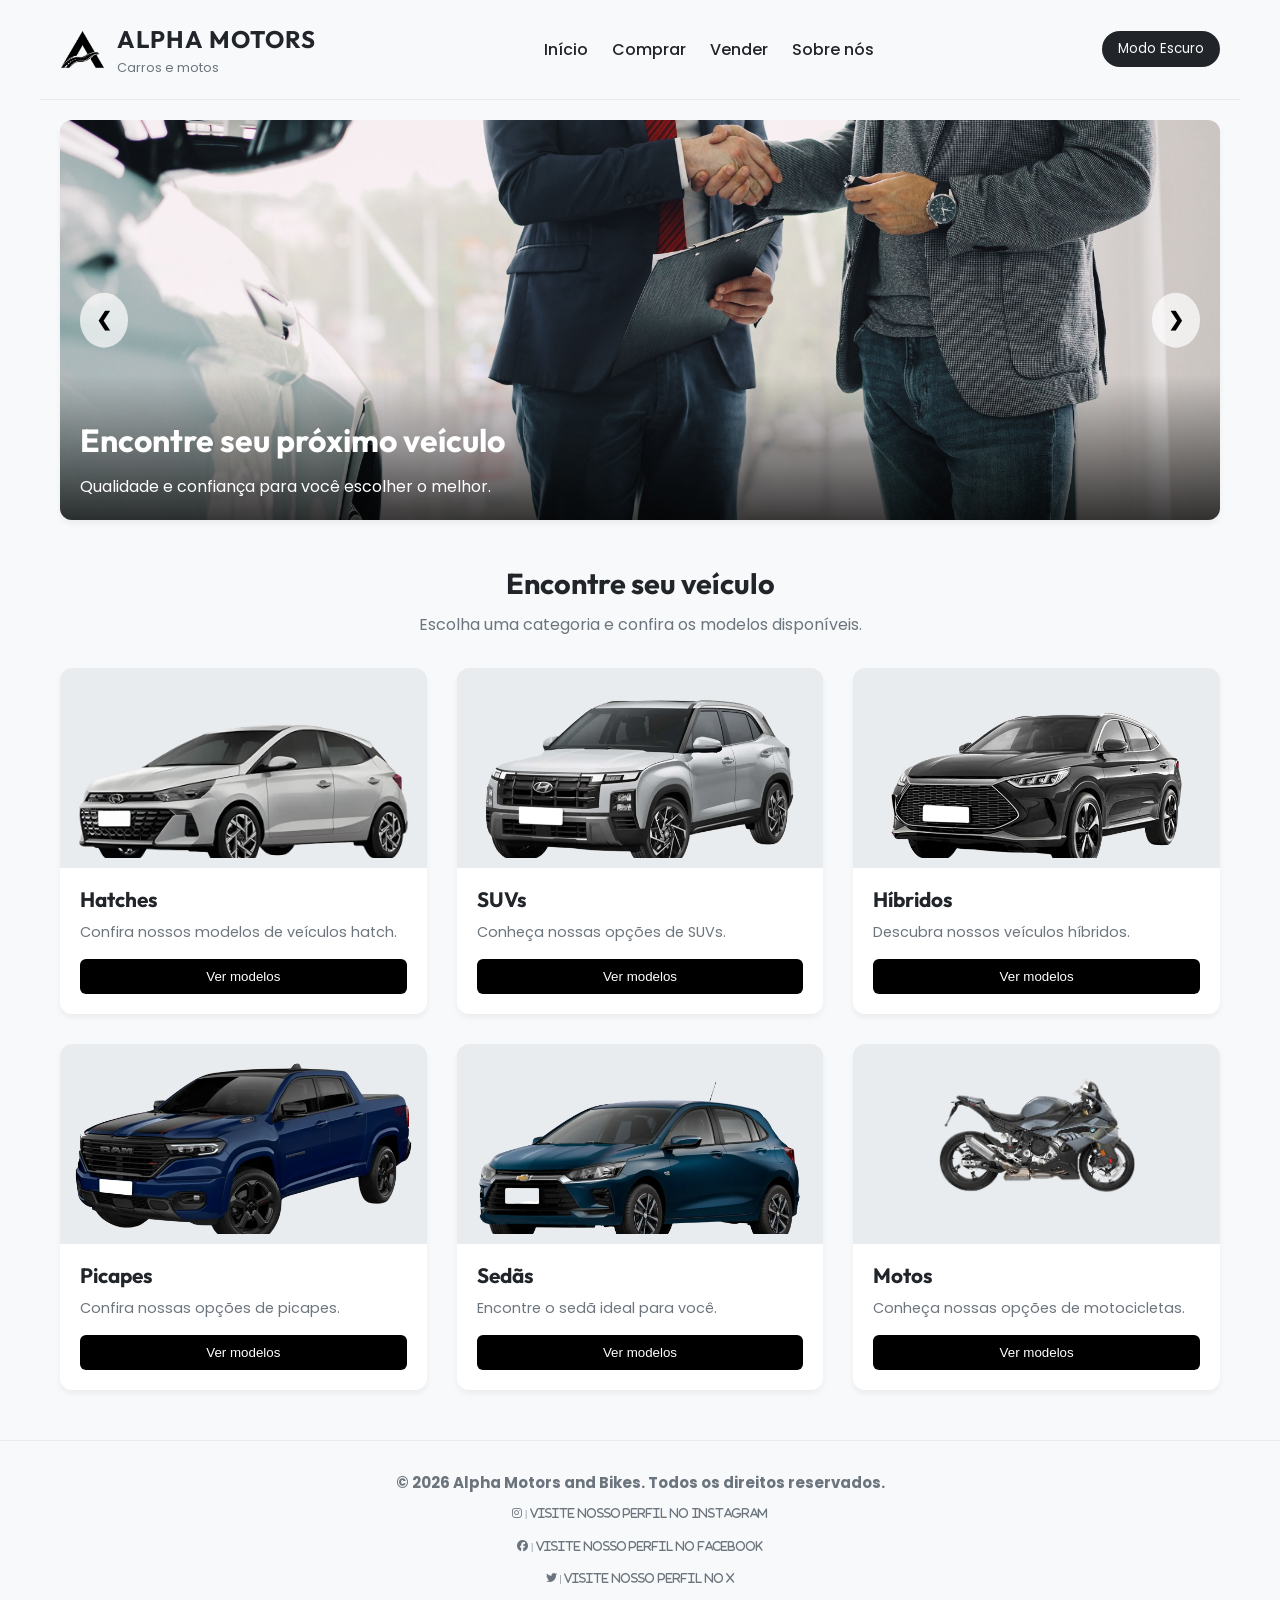
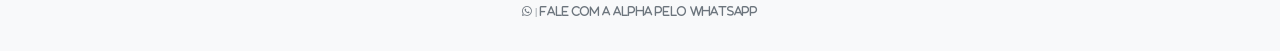
<file: index.html>
<!doctype html>
<html lang="pt-BR">
  <head>
    <meta charset="UTF-8" />
    <meta name="viewport" content="width=device-width, initial-scale=1.0" />

    <title>Alpha | Motors and Bikes</title>

    <link rel="icon" type="image/x-icon" href="assets/LOGO_AMB-04.png" />

    <link rel="preconnect" href="https://fonts.googleapis.com" />
    <link rel="preconnect" href="https://fonts.gstatic.com" crossorigin />
    <link
      href="https://fonts.googleapis.com/css2?family=Outfit:wght@400;500;700&family=Poppins:wght@400;500;600;700&display=swap"
      rel="stylesheet"
    />

    <link
      rel="stylesheet"
      href="https://cdnjs.cloudflare.com/ajax/libs/font-awesome/6.4.0/css/all.min.css"
    />

    <link rel="stylesheet" href="css/style.css" />
  </head>

  <body>
    <header>
      <div class="logo">
        <img
          src="assets/LOGO_AMB-01.png"
          alt="Logo Alpha Motors"
          class="logo-img"
        />

        <div class="logo-titulo">
          <h2>Alpha Motors</h2>
          <p>Carros e motos</p>
        </div>
      </div>

      <nav class="menu">
        <ul class="lista">
          <li><a href="index.html" class="secoes">Início</a></li>
          <li><a href="#comprar" class="secoes">Comprar</a></li>
          <li><a href="venda.html" class="secoes">Vender</a></li>
          <li><a href="#rodape" class="secoes">Sobre nós</a></li>
        </ul>
      </nav>

      <button id="btn-dark">Modo Escuro</button>
    </header>

    <main>
      <section class="banners">
        <div class="slide">
          <img
            src="assets/compra.jpg"
            alt="Banner principal"
            class="banner-fotos"
          />

          <div class="conteudo">
            <h1 class="titulo-banner">Encontre seu próximo veículo</h1>
            <p>Qualidade e confiança para você escolher o melhor.</p>
          </div>
        </div>

        <div class="slide2">
          <img
            src="assets/venda.png"
            alt="Segundo banner"
            class="banner-fotos"
          />

          <div class="conteudo">
            <h1 class="titulo-banner">Seu próximo veículo está aqui</h1>
            <p>Confira nossas categorias e encontre seu modelo ideal.</p>
          </div>
        </div>

        <a class="anterior" onclick="mudarSlide(-1)">&#10094;</a>
        <a class="proximo" onclick="mudarSlide(1)">&#10095;</a>
      </section>

      <section id="comprar">
        <div class="carrosTitulos">
          <h2>Encontre seu veículo</h2>
          <p>Escolha uma categoria e confira os modelos disponíveis.</p>
        </div>

        <div class="carros">
          <div class="card">
            <img src="assets/carros/hb20.png" alt="Hatches" class="img-carros" />
            <h3>Hatches</h3>
            <p>Confira nossos modelos de veículos hatch.</p>
            <button><a href="hatches.html">Ver modelos</a></button>
          </div>

          <div class="card">
            <img src="assets/carros/creta.png" alt="SUVs" class="img-carros" />
            <h3>SUVs</h3>
            <p>Conheça nossas opções de SUVs.</p>
            <button><a href="suv.html">Ver modelos</a></button>
          </div>

          <div class="card">
            <img src="assets/carros/plus.png" alt="Híbridos" class="img-carros" />
            <h3>Híbridos</h3>
            <p>Descubra nossos veículos híbridos.</p>
            <button><a href="hib.html">Ver modelos</a></button>
          </div>

          <div class="card">
            <img src="assets/carros/ram.png" alt="Picapes" class="img-carros" />
            <h3>Picapes</h3>
            <p>Confira nossas opções de picapes.</p>
            <button><a href="picap.html">Ver modelos</a></button>
          </div>

          <div class="card">
            <img src="assets/carros/onix.png" alt="Sedãs" class="img-carros" />
            <h3>Sedãs</h3>
            <p>Encontre o sedã ideal para você.</p>
            <button><a href="seda.html">Ver modelos</a></button>
          </div>

          <div class="card">
            <img src="assets/moto/bmws1000.png" alt="Motos" class="img-carros" />
            <h3>Motos</h3>
            <p>Conheça nossas opções de motocicletas.</p>
            <button><a href="motos.html">Ver modelos</a></button>
          </div>
        </div>
      </section>
    </main>

    <footer class="rodapé" id="rodape">
      <p class="title-rodape">
        &copy; 2026 Alpha Motors and Bikes. Todos os direitos reservados.
      </p>
      <div class="redes-sociais">
        <a href="https://www.instagram.com/alpha_motors_bikes/" target="_blank"
          ><i class="fa-brands fa-instagram links-rodape">
            | Visite nosso perfil no Instagram</i
          ></a
        >
        <a
          href="https://www.facebook.com/profile.php?id=100089168091187"
          target="_blank"
          ><i class="fa-brands fa-facebook links-rodape">
            | Visite nosso perfil no Facebook</i
          ></a
        >
        <a href="https://twitter.com/AlphaMotorsB" target="_blank"
          ><i class="fa-brands fa-twitter links-rodape">
            | Visite nosso perfil no X</i
          ></a
        >
        <a href="https://wa.me/551128833666" target="_blank"
          ><i class="fa-brands fa-whatsapp links-rodape">
            | Fale com a Alpha pelo WhatsApp</i
          ></a
        >
      </div>
    </footer>

    <script src="js/index.js"></script>
  </body>
</html>
</file>
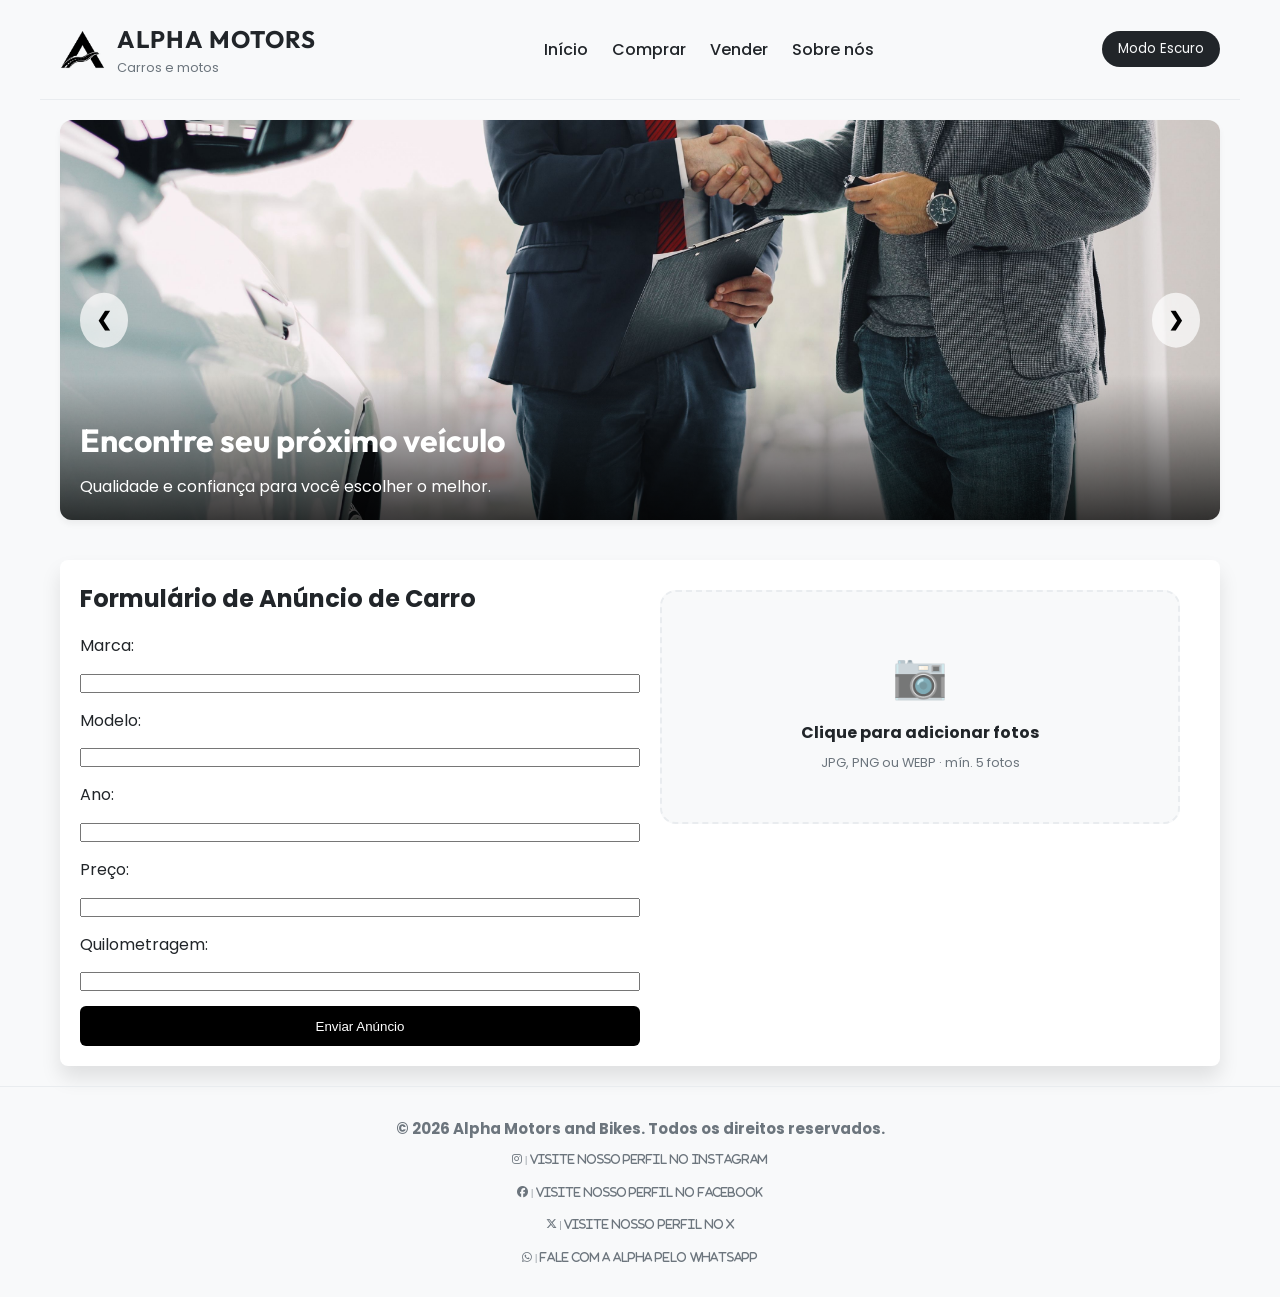
<file: formcarro.html>
<!doctype html>
<html lang="pt-BR">
  <head>
    <meta charset="UTF-8" />
    <meta name="viewport" content="width=device-width, initial-scale=1.0" />

    <title>Alpha | Motors and Bikes</title>

    <link rel="icon" type="image/x-icon" href="assets/LOGO_AMB-04.png" />

    <link rel="preconnect" href="https://fonts.googleapis.com" />
    <link rel="preconnect" href="https://fonts.gstatic.com" crossorigin />
    <link
      href="https://fonts.googleapis.com/css2?family=Outfit:wght@400;500;700&family=Poppins:wght@400;500;600;700&display=swap"
      rel="stylesheet"
    />

    <link
      rel="stylesheet"
      href="https://cdnjs.cloudflare.com/ajax/libs/font-awesome/6.4.0/css/all.min.css"
    />

    <link rel="stylesheet" href="css/forms.css" />
  </head>

  <body>
    <header>
      <div class="logo">
        <img
          src="assets/LOGO_AMB-01.png"
          alt="Logo Alpha Motors"
          class="logo-img"
        />

        <div class="logo-titulo">
          <h2>Alpha Motors</h2>
          <p>Carros e motos</p>
        </div>
      </div>

      <nav class="menu">
        <ul class="lista">
          <li><a href="index.html" class="secoes">Início</a></li>
          <li><a href="index.html#comprar" class="secoes">Comprar</a></li>
          <li><a href="venda.html" class="secoes">Vender</a></li>
          <li><a href="#rodape" class="secoes">Sobre nós</a></li>
        </ul>
      </nav>

      <button id="btn-dark">Modo Escuro</button>
    </header>

    <main>
      <section class="banners">
        <div class="slide">
          <img
            src="assets/compra.jpg"
            alt="Banner principal"
            class="banner-fotos"
          />

          <div class="conteudo">
            <h1 class="titulo-banner">Encontre seu próximo veículo</h1>
            <p>Qualidade e confiança para você escolher o melhor.</p>
          </div>
        </div>

        <div class="slide2">
          <img
            src="assets/venda.png"
            alt="Segundo banner"
            class="banner-fotos"
          />

          <div class="conteudo">
            <h1 class="titulo-banner">Seu próximo veículo está aqui</h1>
            <p>Confira nossas categorias e encontre seu modelo ideal.</p>
          </div>
        </div>

        <a class="anterior" onclick="mudarSlide(-1)">&#10094;</a>
        <a class="proximo" onclick="mudarSlide(1)">&#10095;</a>
      </section>

      <div class="form-venda">
        <div class="form-veiculo">
          <form action="#" method="POST" class="formulario">
            <h2>Formulário de Anúncio de Carro</h2>
            <label for="marca">Marca:</label>
            <input type="text" id="marca" name="marca" required />

            <label for="modelo">Modelo:</label>
            <input type="text" id="modelo" name="modelo" required />

            <label for="ano">Ano:</label>
            <input type="number" id="ano" name="ano" required />

            <label for="preco">Preço:</label>
            <input type="number" id="preco" name="preco" required />

            <label for="quilometragem">Quilometragem:</label>
            <input
              type="number"
              id="quilometragem"
              name="quilometragem"
              required
            />

            <button type="submit" class="btn-comprar">Enviar Anúncio</button>
          </form>
        </div>

        <div class="upload-div">
          <div class="upload-area">
            <input type="file" id="fotos" accept="image/*" multiple hidden />
            <label for="fotos">
              <span class="icone">📷</span>
              <p><strong>Clique para adicionar fotos</strong></p>
              <p class="dica">JPG, PNG ou WEBP · mín. 5 fotos</p>
            </label>
          </div>

          <div class="preview-grid" id="preview"></div>
        </div>
      </div>
    </main>

    <footer class="rodapé" id="rodape">
      <p class="title-rodape">
        &copy; 2026 Alpha Motors and Bikes. Todos os direitos reservados.
      </p>
      <div class="redes-sociais">
        <a href="https://www.instagram.com/alpha_motors_bikes/" target="_blank"
          ><i class="fa-brands fa-instagram links-rodape">
            | Visite nosso perfil no Instagram</i
          ></a
        >
        <a
          href="https://www.facebook.com/profile.php?id=100089168091187"
          target="_blank"
          ><i class="fa-brands fa-facebook links-rodape">
            | Visite nosso perfil no Facebook</i
          ></a
        >
        <a href="https://twitter.com/AlphaMotorsB" target="_blank"
          ><i class="fa-brands fa-x-twitter links-rodape">
            | Visite nosso perfil no X</i
          ></a
        >
        <a href="https://wa.me/551128833666" target="_blank"
          ><i class="fa-brands fa-whatsapp links-rodape">
            | Fale com a Alpha pelo WhatsApp</i
          ></a
        >
      </div>
    </footer>

    <script src="js/index.js"></script>
  </body>
</html>
</file>
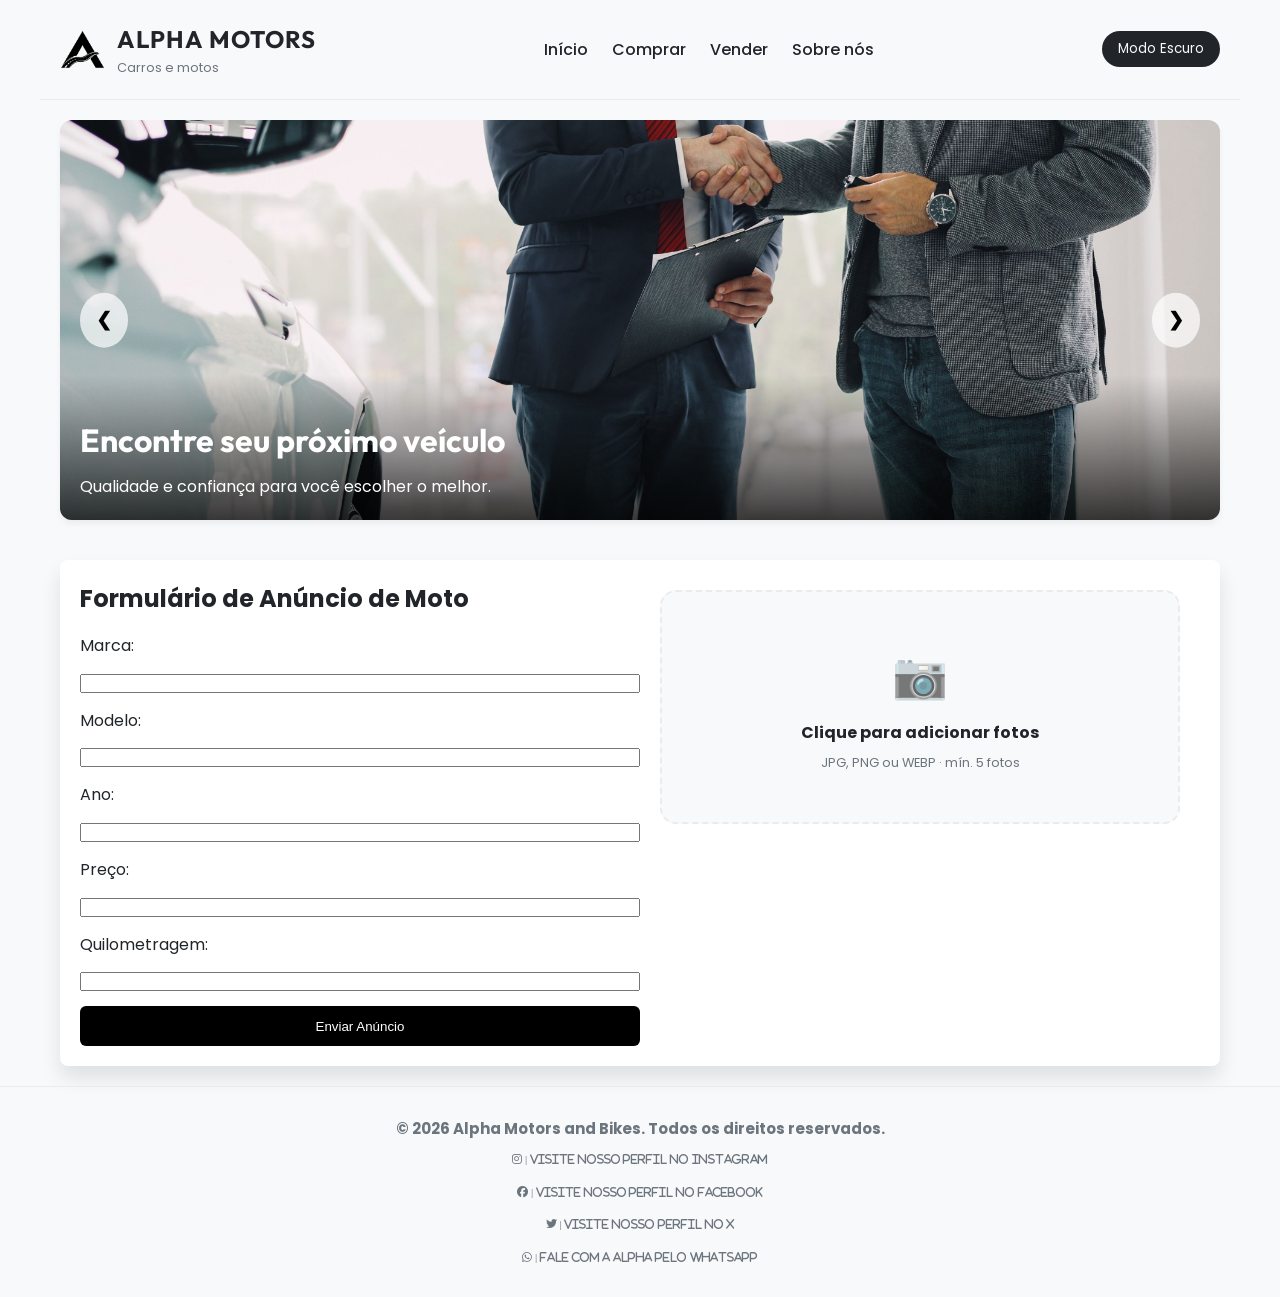
<file: formmoto.html>
<!DOCTYPE html>
<html lang="pt-BR">

<head>
    <meta charset="UTF-8">
    <meta name="viewport" content="width=device-width, initial-scale=1.0">

    <title>Alpha | Motors and Bikes</title>

    <link rel="icon" type="image/x-icon" href="assets/LOGO_AMB-04.png">
   
    <link rel="preconnect" href="https://fonts.googleapis.com">
    <link rel="preconnect" href="https://fonts.gstatic.com" crossorigin>
    <link href="https://fonts.googleapis.com/css2?family=Outfit:wght@400;500;700&family=Poppins:wght@400;500;600;700&display=swap" rel="stylesheet">

    <link rel="stylesheet" href="https://cdnjs.cloudflare.com/ajax/libs/font-awesome/6.4.0/css/all.min.css">   

    <link rel="stylesheet" href="css/forms.css">
</head>

<body>

    <header>

        <div class="logo">
            <img src="assets/LOGO_AMB-01.png" alt="Logo Alpha Motors" class="logo-img">

            <div class="logo-titulo">
                <h2>Alpha Motors</h2>
                <p>Carros e motos</p>
            </div>
        </div>

        <nav class="menu">
            <ul class="lista">
                <li><a href="index.html" class="secoes">Início</a></li>
                <li><a href="index.html#comprar" class="secoes">Comprar</a></li>
                <li><a href="venda.html" class="secoes">Vender</a></li>
                <li><a href="#rodape" class="secoes">Sobre nós</a></li>
            </ul>
        </nav>

        <button id="btn-dark">Modo Escuro</button>

    </header>

    <main>

        <section class="banners">

            <div class="slide">
                <img src="assets/compra.jpg" alt="Banner principal" class="banner-fotos">

                <div class="conteudo">
                    <h1 class="titulo-banner">Encontre seu próximo veículo</h1>
                    <p>Qualidade e confiança para você escolher o melhor.</p>
                </div>
            </div>

            <div class="slide2">
                <img src="assets/venda.png" alt="Segundo banner" class="banner-fotos">

                <div class="conteudo">
                    <h1 class="titulo-banner">Seu próximo veículo está aqui</h1>
                    <p>Confira nossas categorias e encontre seu modelo ideal.</p>
                </div>
            </div>

            <a class="anterior" onclick="mudarSlide(-1)">&#10094;</a>
            <a class="proximo" onclick="mudarSlide(1)">&#10095;</a>

        </section>

            <div class="form-venda">
                <div class="form-veiculo">
                    <form action="#" method="POST" class="formulario">
                    <h2>Formulário de Anúncio de Moto</h2>
                    <label for="marca">Marca:</label>
                    <input type="text" id="marca" name="marca" required>

                    <label for="modelo">Modelo:</label>
                    <input type="text" id="modelo" name="modelo" required>

                    <label for="ano">Ano:</label>
                    <input type="number" id="ano" name="ano" required>

                    <label for="preco">Preço:</label>
                    <input type="number" id="preco" name="preco" required>

                    <label for="quilometragem">Quilometragem:</label>
                    <input type="number" id="quilometragem" name="quilometragem" required>
                    
                    <button type="submit" class="btn-comprar">Enviar Anúncio</button>
                </div>
            
                <div class="upload-div">
                    <div class="upload-area">
                        <input type="file" id="fotos" accept="image/*" multiple hidden>
                        <label for="fotos">
                            <span class="icone">📷</span>
                            <p><strong>Clique para adicionar fotos</strong></p>
                            <p class="dica">JPG, PNG ou WEBP · mín. 5 fotos</p>
                        </label>
                    </div>
                
                    <div class="preview-grid" id="preview"></div>
                </div> 
            </div>

    </main>

    <footer class="rodapé" id="rodape">
        <p class="title-rodape">&copy; 2026 Alpha Motors and Bikes. Todos os direitos reservados.</p>
        <div class="redes-sociais">
            <a href="https://www.instagram.com/alpha_motors_bikes/" target="_blank"><i class="fa-brands fa-instagram links-rodape"> | Visite nosso perfil no Instagram</i></a>
            <a href="https://www.facebook.com/profile.php?id=100089168091187" target="_blank"><i class="fa-brands fa-facebook links-rodape"> | Visite nosso perfil no Facebook</i></a>
            <a href="https://twitter.com/AlphaMotorsB" target="_blank"><i class="fa-brands fa-twitter links-rodape"> | Visite nosso perfil no X</i></a>
            <a href="https://wa.me/551128833666" target="_blank"><i class="fa-brands fa-whatsapp links-rodape"> | Fale com a Alpha pelo WhatsApp</i></a>
        </div>
    </footer>

    <script src="js/index.js"></script>

</body>
</html>
</file>
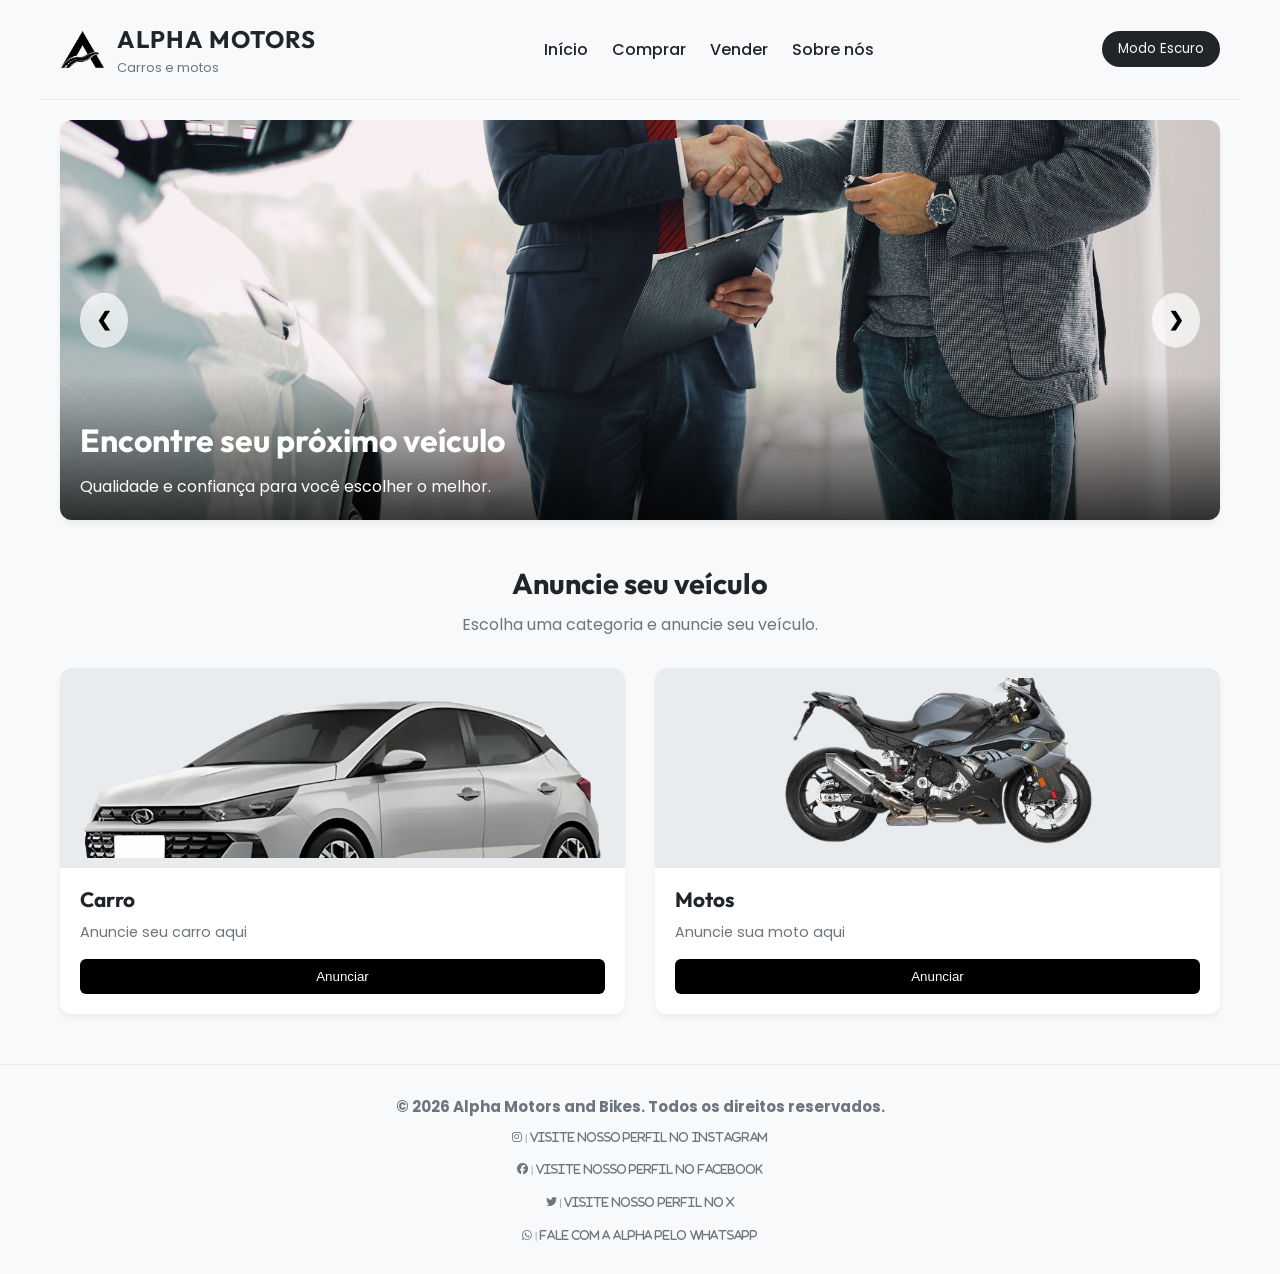
<file: venda.html>
<!doctype html>
<html lang="pt-BR">
  <head>
    <meta charset="UTF-8" />
    <meta name="viewport" content="width=device-width, initial-scale=1.0" />

    <title>Alpha | Motors and Bikes</title>

    <link rel="icon" type="image/x-icon" href="assets/LOGO_AMB-04.png" />

    <link rel="preconnect" href="https://fonts.googleapis.com" />
    <link rel="preconnect" href="https://fonts.gstatic.com" crossorigin />
    <link
      href="https://fonts.googleapis.com/css2?family=Outfit:wght@400;500;700&family=Poppins:wght@400;500;600;700&display=swap"
      rel="stylesheet"
    />

    <link
      rel="stylesheet"
      href="https://cdnjs.cloudflare.com/ajax/libs/font-awesome/6.4.0/css/all.min.css"
    />

    <link rel="stylesheet" href="css/style.css" />
  </head>

  <body>
    <header>
      <div class="logo">
        <img
          src="assets/LOGO_AMB-01.png"
          alt="Logo Alpha Motors"
          class="logo-img"
        />

        <div class="logo-titulo">
          <h2>Alpha Motors</h2>
          <p>Carros e motos</p>
        </div>
      </div>

      <nav class="menu">
        <ul class="lista">
          <li><a href="index.html" class="secoes">Início</a></li>
          <li><a href="index.html#comprar" class="secoes">Comprar</a></li>
          <li><a href="#vender" class="secoes">Vender</a></li>
          <li><a href="#rodape" class="secoes">Sobre nós</a></li>
        </ul>
      </nav>

      <button id="btn-dark">Modo Escuro</button>
    </header>

    <main>
      <section class="banners">
        <div class="slide">
          <img
            src="assets/compra.jpg"
            alt="Banner principal"
            class="banner-fotos"
          />

          <div class="conteudo">
            <h1 class="titulo-banner">Encontre seu próximo veículo</h1>
            <p>Qualidade e confiança para você escolher o melhor.</p>
          </div>
        </div>

        <div class="slide2">
          <img
            src="assets/venda.png"
            alt="Segundo banner"
            class="banner-fotos"
          />

          <div class="conteudo">
            <h1 class="titulo-banner">Seu próximo veículo está aqui</h1>
            <p>Confira nossas categorias e encontre seu modelo ideal.</p>
          </div>
        </div>

        <a class="anterior" onclick="mudarSlide(-1)">&#10094;</a>
        <a class="proximo" onclick="mudarSlide(1)">&#10095;</a>
      </section>

      <section id="vender">
        <div class="carrosTitulos">
          <h2>Anuncie seu veículo</h2>
          <p>Escolha uma categoria e anuncie seu veículo.</p>
        </div>

        <div class="carros">
          <div class="card">
            <img src="assets/carros/hb20.png" alt="Hatches" class="img-carros" />
            <h3>Carro</h3>
            <p>Anuncie seu carro aqui</p>
            <button><a href="formcarro.html">Anunciar</a></button>
          </div>

          <div class="card">
            <img src="assets/moto/bmws1000.png" alt="Motos" class="img-carros" />
            <h3>Motos</h3>
            <p>Anuncie sua moto aqui</p>
            <button><a href="formmoto.html">Anunciar</a></button>
          </div>
        </div>
      </section>
    </main>

    <footer class="rodapé" id="rodape">
      <p class="title-rodape">
        &copy; 2026 Alpha Motors and Bikes. Todos os direitos reservados.
      </p>
      <div class="redes-sociais">
        <a href="https://www.instagram.com/alpha_motors_bikes/" target="_blank"
          ><i class="fa-brands fa-instagram links-rodape">
            | Visite nosso perfil no Instagram</i
          ></a
        >
        <a
          href="https://www.facebook.com/profile.php?id=100089168091187"
          target="_blank"
          ><i class="fa-brands fa-facebook links-rodape">
            | Visite nosso perfil no Facebook</i
          ></a
        >
        <a href="https://twitter.com/AlphaMotorsB" target="_blank"
          ><i class="fa-brands fa-twitter links-rodape">
            | Visite nosso perfil no X</i
          ></a
        >
        <a href="https://wa.me/551128833666" target="_blank"
          ><i class="fa-brands fa-whatsapp links-rodape">
            | Fale com a Alpha pelo WhatsApp</i
          ></a
        >
      </div>
    </footer>

    <script src="js/index.js"></script>
  </body>
</html>
</file>
<file: css/style.css>
/* variáveis */
:root {
  /* cor de fundo da pagina inteira */
  --bg-primary: #f8f9fa;

  /* cor de fundo dos cards e do formulario */
  --bg-card: #ffffff;

  /* cor do texto principal (titulos, paragrafos) */
  --text-primary: #212529;

  /* cor do texto secundario (descrições, dicas) */
  --text-secondary: #6c757d;

  /* cor das bordas (header, rodape, etc) */
  --border-color: #e9ecef;

  /* cor de destaque (botoes, hover) */
  --accent-color: black;

  /* cor de destaque quando passa o mouse */
  --accent-hover: #333;

  /* sombra leve (cards, banner) */
  --shadow-sm: 0 4px 6px rgba(0, 0, 0, 0.05);

  /* sombra mais forte (quando passa o mouse no card) */
  --shadow-md: 0 12px 20px rgba(0, 0, 0, 0.1);

  /* tempo de transicao (0.3s = meio segundo) */
  --transition-fast: 0.3s ease;
}   

/* modo escuro quando clicar no botao */
.dark-mode {
  --bg-primary: #121212;
  --bg-card: #1e1e1e;
  --text-primary: #f8f9fa;
  --text-secondary: #a0a0a0;
  --border-color: #333333;
}

/* corpo */
* {
  margin: 0;
  padding: 0;
  box-sizing: border-box;
}

body {
  font-family: 'Poppins', sans-serif;
  background-color: var(--bg-primary);
  color: var(--text-primary);
  line-height: 1.6;
  transition: background-color var(--transition-fast), color var(--transition-fast);
}

main {
  max-width: 1200px;
  margin: 0 auto;
  padding: 20px;
}

header {
  max-width: 1200px;
  margin: 0 auto;
  padding: 20px;
  display: flex;
  justify-content: space-between;
  align-items: center;
  border-bottom: 1px solid var(--border-color);
  transition: border-color var(--transition-fast);
}

.logo {
  display: flex;
  align-items: center;
  gap: 12px;
}

.logo-img {
  height: 45px;
  width: auto;
  filter: none;
  transition: filter 0.3s ease;
}

.logo-titulo h2 {
  font-family: 'Outfit', sans-serif;
  font-size: 1.5rem;
  font-weight: 700;
  text-transform: uppercase;
  letter-spacing: 1px;
}

.logo-titulo p {
  font-size: 0.8rem;
  color: var(--text-secondary);
}

.menu .lista {
  display: flex;
  gap: 24px;
  list-style: none;
}

.secoes {
  text-decoration: none;
  color: var(--text-primary);
  font-weight: 500;
  transition: color var(--transition-fast);
}

.secoes:hover {
  color: var(--accent-color);
}

header button {
  background-color: var(--text-primary);
  color: var(--bg-primary);
  border: none;
  padding: 8px 16px;
  border-radius: 20px;
  font-family: 'Poppins', sans-serif;
  cursor: pointer;
  transition: background-color var(--transition-fast), color var(--transition-fast);
}

.banners {
  position: relative;
  margin-bottom: 40px;
  border-radius: 12px;
  overflow: hidden;
  box-shadow: var(--shadow-sm);
}

.banner-fotos {
  width: 100%;
  height: 400px;
  object-fit: cover;
  display: block;
}

.slide, .slide2 {
  position: relative;
}

.conteudo {
  position: absolute;
  bottom: 0;
  left: 0;
  right: 0;
  background: linear-gradient(transparent, rgba(0, 0, 0, 0.75));
  color: #ffffff;
  padding: 40px 20px 20px 20px;
}

.titulo-banner {
  font-family: 'Outfit', sans-serif;
  font-size: 2rem;
  margin-bottom: 8px;
}

.anterior, .proximo {
  position: absolute;
  top: 50%;
  transform: translateY(-50%);
  background-color: rgba(255, 255, 255, 0.7);
  color: #000000;
  padding: 12px 16px;
  text-decoration: none;
  font-weight: bold;
  font-size: 1.2rem;
  border-radius: 50%;
  cursor: pointer;
  z-index: 10;
  transition: background-color var(--transition-fast);
}

.anterior { left: 20px; }
.proximo { right: 20px; }

.anterior:hover, .proximo:hover {
  background-color: rgba(255, 255, 255, 1);
}

.carrosTitulos {
  text-align: center;
  margin-bottom: 30px;
}

.carrosTitulos h2 {
  font-family: 'Outfit', sans-serif;
  font-size: 1.8rem;
  margin-bottom: 6px;
}

.carrosTitulos p {
  color: var(--text-secondary);
}

.carros {
  display: grid;
  grid-template-columns: repeat(auto-fit, minmax(300px, 1fr));
  gap: 30px;
  margin-bottom: 30px;
}

.card {
  background-color: var(--bg-card);
  border-radius: 12px;
  overflow: hidden;
  box-shadow: var(--shadow-sm);
  transition: transform var(--transition-fast), box-shadow var(--transition-fast), background-color var(--transition-fast);
  display: flex;
  flex-direction: column;
  padding-bottom: 20px;
}

.card:hover {
  transform: translateY(-5px);
  box-shadow: var(--shadow-md);
}

.img-carros {
  width: 100%;
  height: 200px;
  object-fit: cover;
  padding: 10px;
  background-color: var(--border-color);
  transition: background-color 0.3s ease;
}

.card h3 {
  font-family: 'Outfit', sans-serif;
  font-size: 1.3rem;
  padding: 15px 20px 5px 20px;
}

.card p {
  color: var(--text-secondary);
  font-size: 0.9rem;
  padding: 0 20px 15px 20px;
  flex-grow: 1;
}

.card button {
  background-color: var(--accent-color);
  border: none;
  margin: 0 20px;
  border-radius: 6px;
  transition: background-color var(--transition-fast);
}

.card button:hover {
  background-color: var(--accent-hover);
}

.card button a {
  display: block;
  padding: 10px;
  color: #ffffff;
  text-decoration: none;
  font-weight: 500;
  text-align: center;
}

.rodapé {
  text-align: center;
  padding: 30px 20px;
  border-top: 1px solid var(--border-color);
  color: var(--text-secondary);
  font-size: 0.9rem;
  transition: border-color var(--transition-fast);
}

.title-rodape {
  font-size: 15px;
  font-weight: bold;
  margin-bottom: 10px;
}

.redes-sociais {
  display: flex;
  align-items: center;
  flex-wrap: wrap;
  gap: 15px;
  flex-direction: column;
  font-size: 11px;
  
}

.redes-sociais a {
  color: var(--text-secondary);
  text-decoration: none;
  transition: color var(--transition-fast);
}

.links-rodape:hover {
  color: var(--accent-color);
}

/* logo no modo escuro */
body.dark-mode .logo-img {
  filter: brightness(0) invert(1);
}

.paginas .carros {
    display: grid;
    grid-template-columns: repeat(4, 1fr);
    gap: 30px;
    
    width: 90%;
    margin: 0 auto 30px;
    text-align: center;
}

.paginas .btn-comprar {
    background-color: var(--accent-color);
    border: none;
    margin: 0 20px;
    padding: 12px;
    min-height: 40px;
    border-radius: 6px;
    color: white;
    font-weight: 500;
    cursor: pointer;
    transition: background-color var(--transition-fast);
}

.pagina-hatches .btn-comprar:hover {
    background-color: var(--accent-hover);
}

/* mostrar as info!!! */

.modal-veiculo {
    display: none;
    position: fixed;
    z-index: 999;
    top: 0;
    left: 0;
    width: 100%;
    height: 100%;

    background: rgba(0, 0, 0, 0.75);

    justify-content: center;
    align-items: center;
}

.modal-conteudo {
    background: var(--bg-card);
    color: var(--text-primary);
    transition: background-color 0.3s ease, color 0.3s ease;
}

.modal-conteudo img {
    width: 100%;
    height: 260px;
    object-fit: contain;
    background-color: var(--bg-primary);
    transition: background-color 0.3s ease;
}
.detalhes-veiculo {
    padding: 25px;
}

.detalhes-veiculo h2 {
    margin-bottom: 10px;
}

.detalhes-veiculo h3 {
    color: #168447;
    font-size: 25px;
    margin-bottom: 20px;
}

.info-veiculo {
    display: flex;
    gap: 10px;
    flex-wrap: wrap;
    margin-bottom: 20px;
}

.info-veiculo span {
    background-color: var(--bg-primary);
    color: var(--text-primary);
    border: 1px solid var(--border-color);
    padding: 8px 12px;
    border-radius: 6px;
    font-size: 13px;
}

.detalhes-veiculo p {
    color: #555;
    margin-bottom: 20px;
}

.fechar-modal {
    position: absolute;
    top: 10px;
    right: 15px;
    border: none;
    background: white;
    font-size: 28px;
    cursor: pointer;
    border-radius: 50%;
    width: 35px;
    height: 35px;
}

.botao-interesse {
    width: 100%;
    padding: 13px;
    background: rgb(0, 0, 0);
    color: rgb(69, 226, 7);
    border: none;
    border-radius: 7px;
    cursor: pointer;
    font-weight: bold;
}

.botao-interesse:hover {
    background: #272727;
}

@keyframes aparecer {
    from {
        opacity: 0;
        transform: scale(0.9);
    }

    to {
        opacity: 1;
        transform: scale(1);
    }
}

/* responsividade */
@media (max-width: 1024px) {
  .paginas .carros {
    grid-template-columns: repeat(2, 1fr);
    width: 100%;
  }
}

@media (max-width: 768px) {
  header {
    flex-direction: column;
    gap: 20px;
    text-align: center;
  }

  .menu .lista {
    flex-wrap: wrap;
    justify-content: center;
    gap: 15px;
  }

  .banner-fotos {
    height: 250px;
  }

  .titulo-banner {
    font-size: 1.5rem;
  }

  .anterior, .proximo {
    padding: 8px 12px;
    font-size: 1rem;
  }

  .paginas .carros, .carros {
    grid-template-columns: 1fr;
    gap: 20px;
  }

  .modal-conteudo img {
    height: 180px;
  }

  .detalhes-veiculo {
    padding: 15px;
  }

  .detalhes-veiculo h3 {
    font-size: 20px;
  }
}
</file>
<file: css/forms.css>
/* variaveis de cor e tal */
:root {
  --bg-primary: #f8f9fa;
  --bg-card: #ffffff;
  --text-primary: #212529;
  --text-secondary: #6c757d;
  --border-color: #e9ecef;
  --accent-color: black;
  --accent-hover: #333;
  --shadow-sm: 0 4px 6px rgba(0, 0, 0, 0.05);
  --shadow-md: 0 12px 20px rgba(0, 0, 0, 0.1);
  --transition-fast: 0.3s ease;
}

/* modo escuro quando clicar no botao */
.dark-mode {
  --bg-primary: #121212;
  --bg-card: #1e1e1e;
  --text-primary: #f8f9fa;
  --text-secondary: #a0a0a0;
  --border-color: #333333;
}

/* reset */
* {
  margin: 0;
  padding: 0;
  box-sizing: border-box;
}

/* corpo da pagina */
body {
  font-family: 'Poppins', sans-serif;
  background-color: var(--bg-primary);
  color: var(--text-primary);
  line-height: 1.6;
  transition: background-color var(--transition-fast), color var(--transition-fast);
}

main {
  max-width: 1200px;
  margin: 0 auto;
  padding: 20px;
}

/* header com logo e menu */
header {
  max-width: 1200px;
  margin: 0 auto;
  padding: 20px;
  display: flex;
  justify-content: space-between;
  align-items: center;
  border-bottom: 1px solid var(--border-color);
  transition: border-color var(--transition-fast);
}

.logo {
  display: flex;
  align-items: center;
  gap: 12px;
}

.logo-img {
  height: 45px;
  width: auto;
  filter: none;
  transition: filter 0.3s ease;
}

.logo-titulo h2 {
  font-family: 'Outfit', sans-serif;
  font-size: 1.5rem;
  font-weight: 700;
  text-transform: uppercase;
  letter-spacing: 1px;
}

.logo-titulo p {
  font-size: 0.8rem;
  color: var(--text-secondary);
}

/* menu de navegaçao */
.menu .lista {
  display: flex;
  gap: 24px;
  list-style: none;
}

.secoes {
  text-decoration: none;
  color: var(--text-primary);
  font-weight: 500;
  transition: color var(--transition-fast);
}

.secoes:hover {
  color: var(--accent-color);
}

/* botao do modo escuro */
header button {
  background-color: var(--text-primary);
  color: var(--bg-primary);
  border: none;
  padding: 8px 16px;
  border-radius: 20px;
  font-family: 'Poppins', sans-serif;
  cursor: pointer;
  transition: background-color var(--transition-fast), color var(--transition-fast);
}

/* banner com slides */
.banners {
  position: relative;
  margin-bottom: 40px;
  border-radius: 12px;
  overflow: hidden;
  box-shadow: var(--shadow-sm);
}

.banner-fotos {
  width: 100%;
  height: 400px;
  object-fit: cover;
  display: block;
}

.slide, .slide2 {
  position: relative;
}

/* texto por cima do banner */
.conteudo {
  position: absolute;
  bottom: 0;
  left: 0;
  right: 0;
  background: linear-gradient(transparent, rgba(0, 0, 0, 0.75));
  color: #ffffff;
  padding: 40px 20px 20px 20px;
}

.titulo-banner {
  font-family: 'Outfit', sans-serif;
  font-size: 2rem;
  margin-bottom: 8px;
}

/* setas do carrossel */
.anterior, .proximo {
  position: absolute;
  top: 50%;
  transform: translateY(-50%);
  background-color: rgba(255, 255, 255, 0.7);
  color: #000000;
  padding: 12px 16px;
  text-decoration: none;
  font-weight: bold;
  font-size: 1.2rem;
  border-radius: 50%;
  cursor: pointer;
  z-index: 10;
  transition: background-color var(--transition-fast);
}

.anterior { left: 20px; }
.proximo { right: 20px; }

.anterior:hover, .proximo:hover {
  background-color: rgba(255, 255, 255, 1);
}

/* formulario de venda */
.form-venda {
  display: flex;
  flex-direction: row;
  width: 100%;
  padding: 20px;
  border-radius: 8px;
  background-color: var(--bg-card);
  box-shadow: var(--shadow-md);
}

.formulario {
  display: flex;
  flex-direction: column;
  flex-wrap: wrap;
  gap: 15px;
  width: 100%;
}

.form-veiculo {
  display: flex;
  flex-direction: column;
  gap: 15px;
  width: 50%;
}

/* area de upload de fotos */
.upload-div {
  width: 50%;
  padding: 0 20px;
}

.upload-area {
  width: 100%;
  margin-top: 10px;
}

.upload-area label {
  display: flex;
  flex-direction: column;
  align-items: center;
  justify-content: center;
  gap: 8px;
  padding: 48px 20px;
  border: 2px dashed var(--border-color);
  border-radius: 16px;
  cursor: pointer;
  transition: all 0.25s ease;
  text-align: center;
  background: var(--bg-primary);
}

.upload-area label:hover {
  border-color: var(--accent-color);
  background: var(--bg-card);
  box-shadow: var(--shadow-sm);
  transform: translateY(-2px);
}

.upload-area .icone {
  font-size: 2.8rem;
  opacity: 0.6;
}

.upload-area p {
  margin: 0;
  color: var(--text-primary);
}

.upload-area .dica {
  font-size: 0.8rem;
  color: var(--text-secondary);
}

/* miniaturas das fotos que o usuario escolheu */
.preview-grid {
  display: grid;
  grid-template-columns: repeat(auto-fill, minmax(110px, 1fr));
  gap: 10px;
  margin-top: 16px;
}

.preview-grid img {
  width: 100%;
  height: 110px;
  object-fit: cover;
  display: block;
}

/* botao de remover a foto (aparece no hover) */
.preview-grid button {
  position: absolute;
  top: 6px;
  right: 6px;
  background: rgba(220, 53, 69, 0.9);
  color: #fff;
  border: none;
  border-radius: 50%;
  width: 24px;
  height: 24px;
  font-size: 12px;
  line-height: 1;
  cursor: pointer;
  opacity: 0;
  transition: opacity 0.2s ease;
}

.preview-grid > div:hover button {
  opacity: 1;
}

/* botao de enviar */
.btn-comprar {
  background-color: var(--accent-color);
  border: none;
  padding: 12px;
  min-height: 40px;
  border-radius: 6px;
  color: white;
  font-weight: 500;
  cursor: pointer;
  transition: background-color var(--transition-fast);
}

.btn-comprar:hover {
  background-color: var(--accent-hover);
}

/* rodape */
.rodapé {
  text-align: center;
  padding: 30px 20px;
  border-top: 1px solid var(--border-color);
  color: var(--text-secondary);
  font-size: 0.9rem;
  transition: border-color var(--transition-fast);
}

.title-rodape {
  font-size: 15px;
  font-weight: bold;
  margin-bottom: 10px;
}

/* redes sociais no rodape */
.redes-sociais {
  display: flex;
  align-items: center;
  flex-wrap: wrap;
  gap: 15px;
  flex-direction: column;
  font-size: 11px;
}

.redes-sociais a {
  color: var(--text-secondary);
  text-decoration: none;
  transition: color var(--transition-fast);
}

.links-rodape:hover {
  color: var(--accent-color);
}

/* logo fica branca no modo escuro */
body.dark-mode .logo-img {
  filter: brightness(0) invert(1);
}

/* grid de carros nas paginas */
.paginas .carros {
  display: grid;
  grid-template-columns: repeat(4, 1fr);
  gap: 30px;
  width: 90%;
  margin: 0 auto 30px;
  text-align: center;
}

.paginas .btn-comprar {
  background-color: var(--accent-color);
  border: none;
  margin: 0 20px;
  padding: 12px;
  min-height: 40px;
  border-radius: 6px;
  color: white;
  font-weight: 500;
  cursor: pointer;
  transition: background-color var(--transition-fast);
}

.pagina-hatches .btn-comprar:hover {
  background-color: var(--accent-hover);
}

/* responsivo - tablet */
@media (max-width: 768px) {
  header {
    flex-direction: column;
    gap: 15px;
  }

  .menu .lista {
    gap: 14px;
    flex-wrap: wrap;
    justify-content: center;
  }

  .form-venda {
    flex-direction: column;
  }

  .form-veiculo {
    width: 100%;
  }

  .upload-div {
    width: 100%;
    padding: 10px 0;
  }

  .banner-fotos {
    height: 250px;
  }

  .titulo-banner {
    font-size: 1.4rem;
  }

  .paginas .carros {
    grid-template-columns: repeat(2, 1fr);
    gap: 16px;
  }
}

/* responsivo - celular */
@media (max-width: 480px) {
  .paginas .carros {
    grid-template-columns: 1fr;
  }

  .preview-grid {
    grid-template-columns: repeat(2, 1fr);
  }

  .anterior, .proximo {
    padding: 8px 10px;
    font-size: 1rem;
  }
}
</file>
